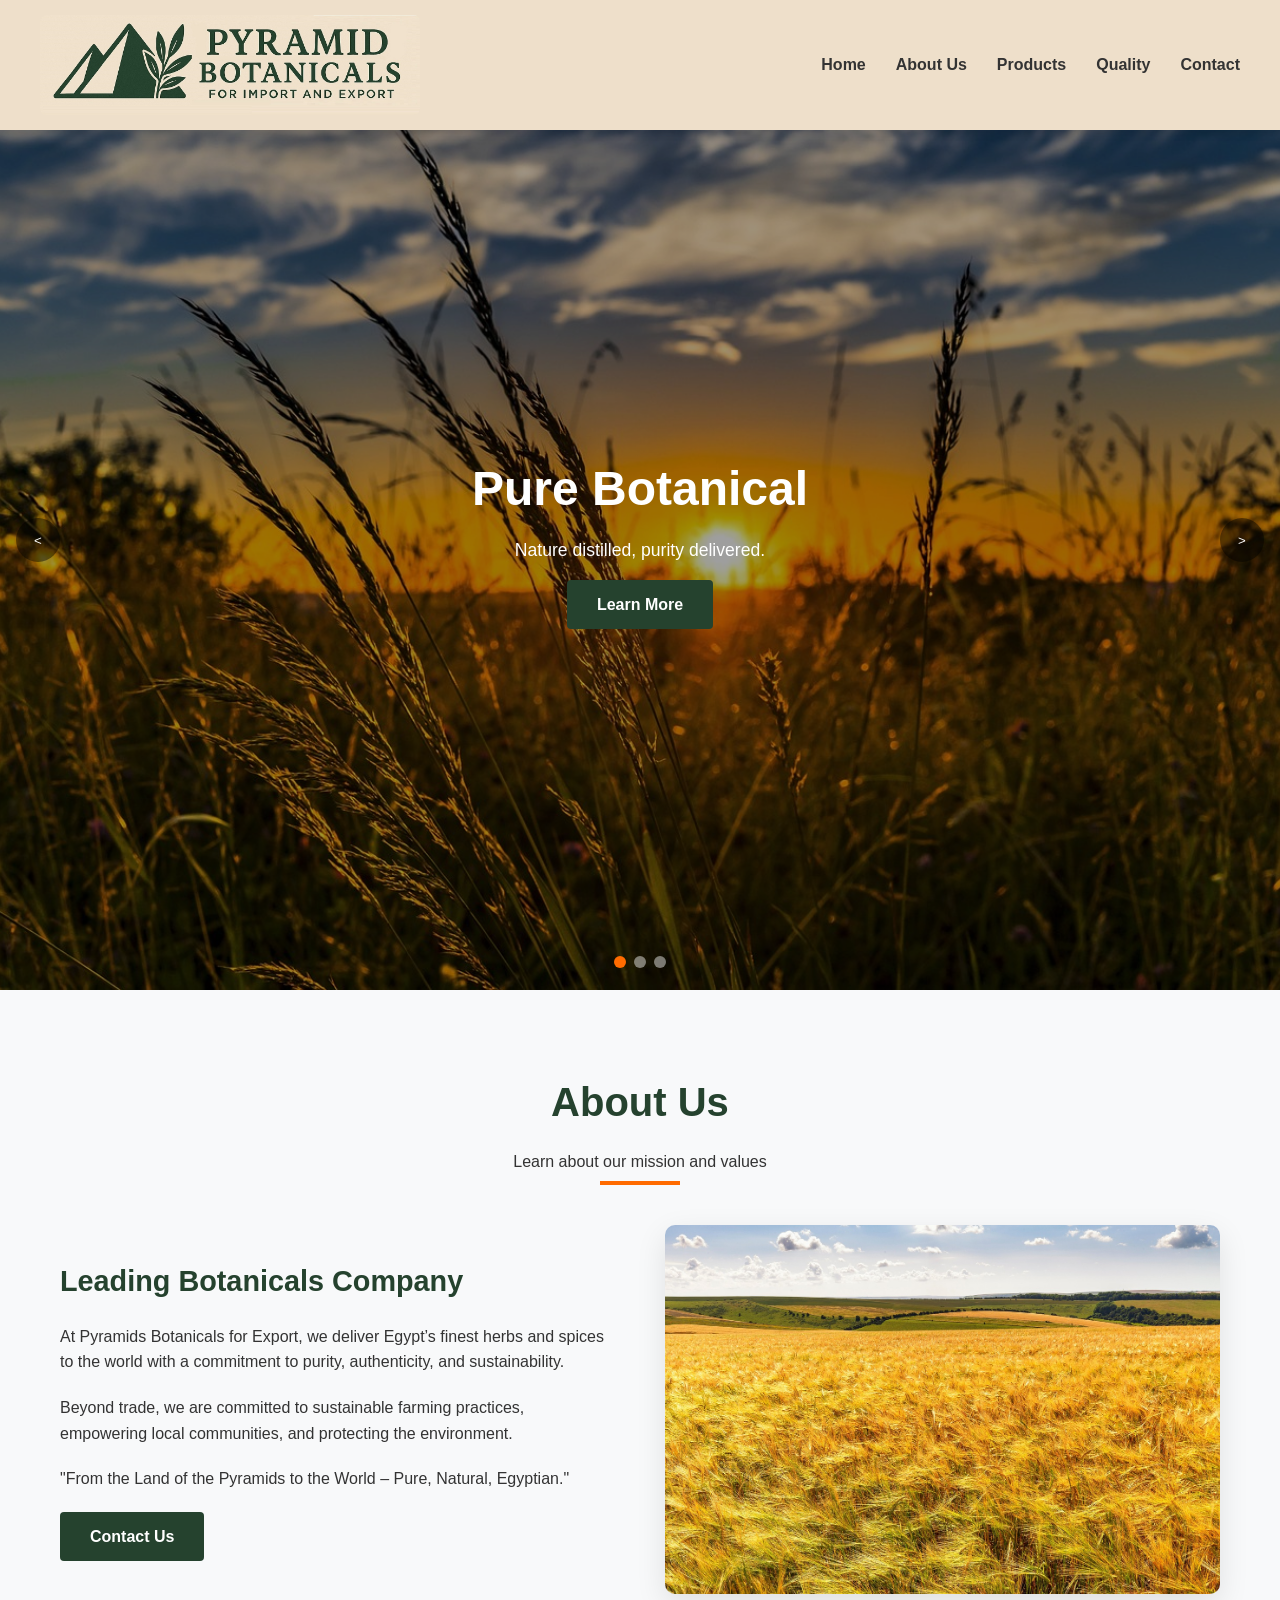
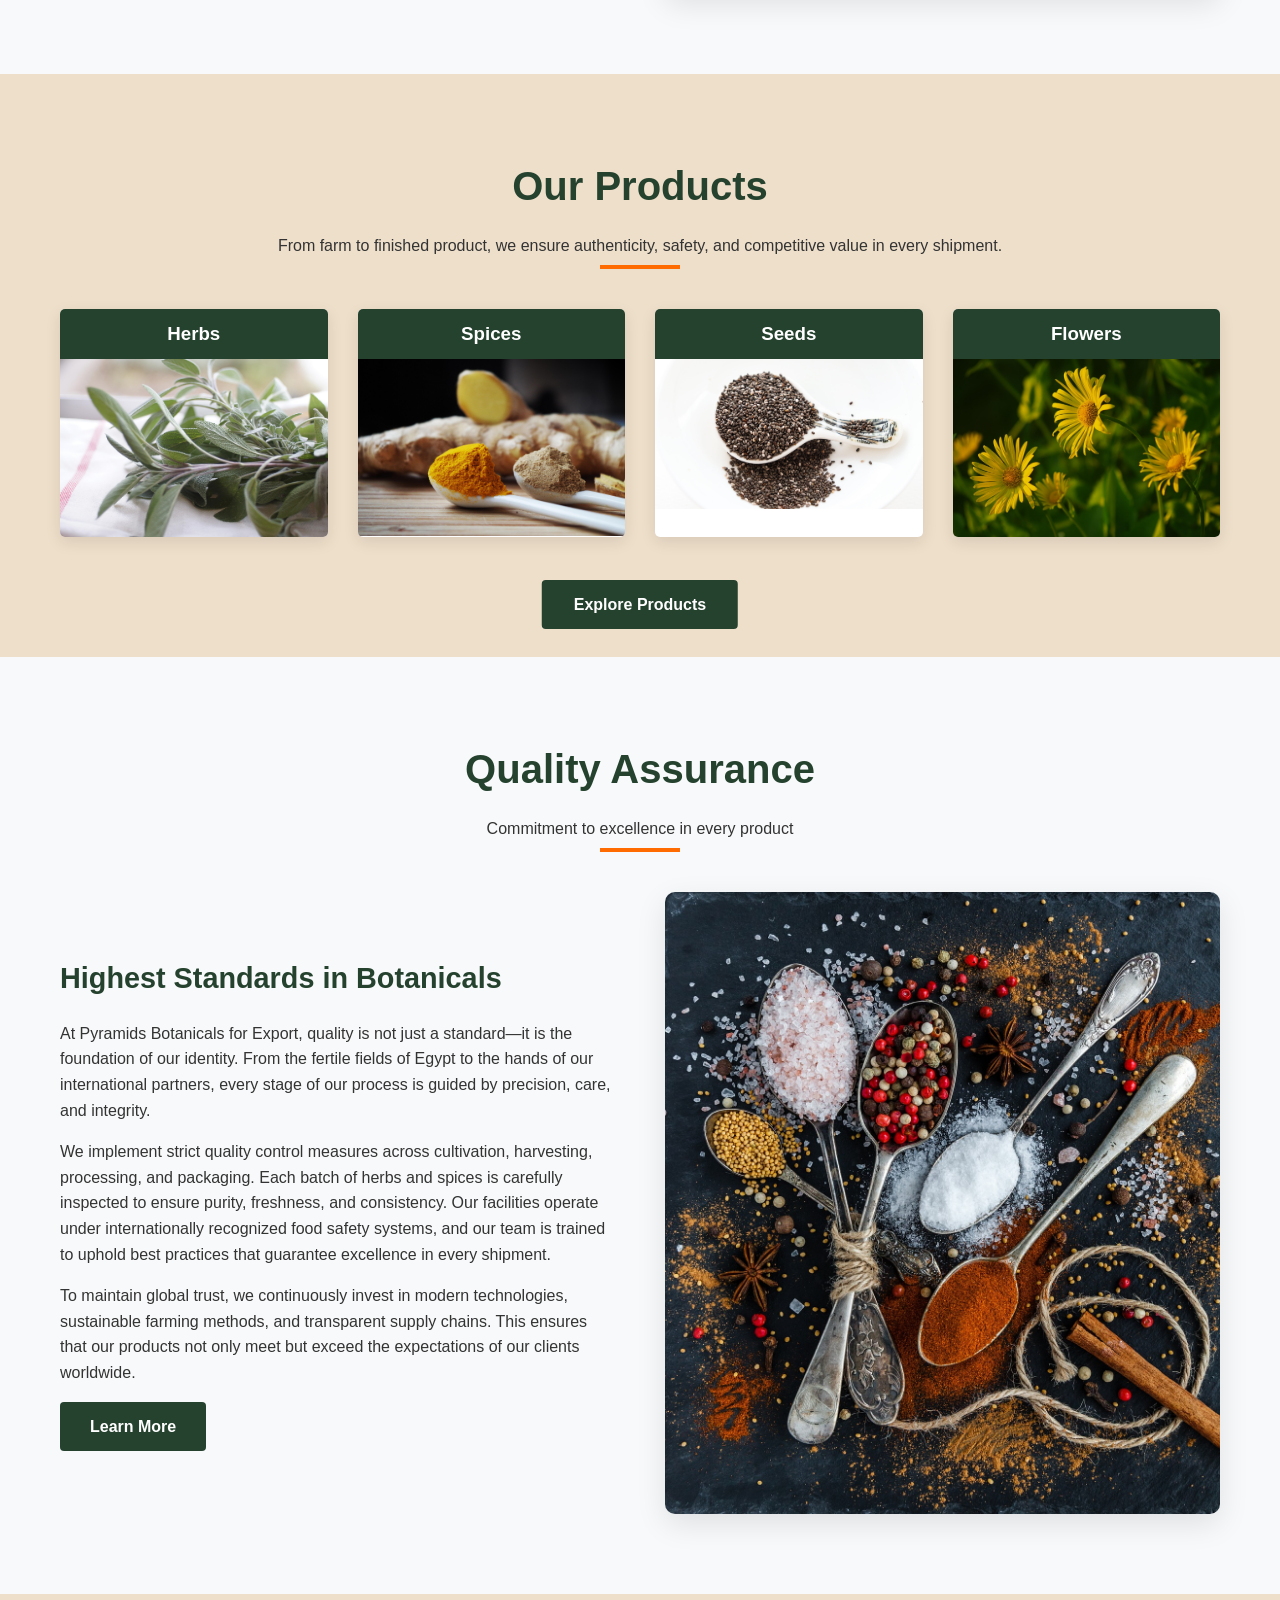
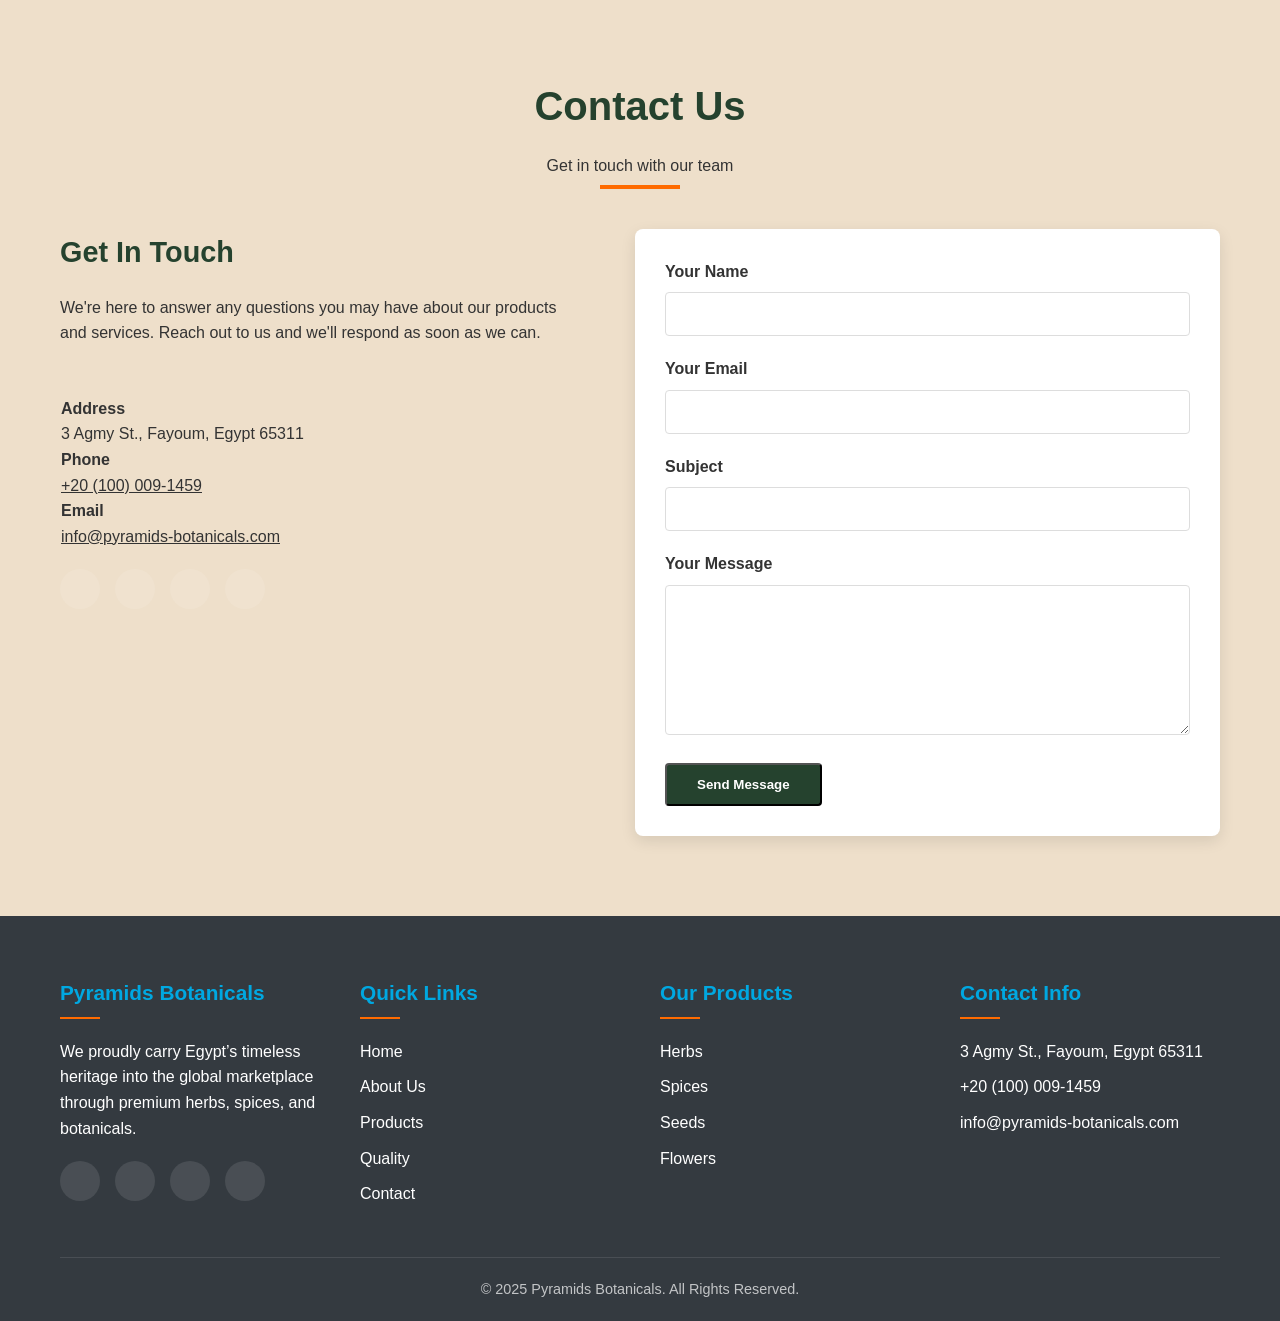
<file: pyramids/index.html>
<!DOCTYPE html>
<html lang="en">
<head>
    <meta charset="UTF-8">
    <meta name="viewport" content="width=device-width, initial-scale=1.0">
    <!-- <link rel="stylesheet" href="https://maxcdn.bootstrapcdn.com/bootstrap/3.4.1/css/bootstrap.min.css"> -->
    <!-- <script src="https://ajax.googleapis.com/ajax/libs/jquery/3.7.1/jquery.min.js"></script>
    <script src="https://maxcdn.bootstrapcdn.com/bootstrap/3.4.1/js/bootstrap.min.js"></script> -->
    <title>Pyramids Botanicals</title>
    <link rel="icon" type="img" href="assets/img/icon2.jpg">

    <link rel="stylesheet" href="assets/css/styles.css">
</head>
<body>
    <!-- Header -->
    <header>
        <div class="container header-container">
            <div class="logo">
                <a href="#home" class="logo-link" aria-label="Go to Home">
                    <img src="assets/img/cb952c1f-f1fa-4cdc-a2e5-53bdd07e0fcb.jpg" alt="Pyramids Botanicals" class="logo-img">
                </a>
            </div>
            
            <div class="mobile-toggle">
                <i class="fas fa-bars"></i>
            </div>
            
            <ul class="nav-menu">
                <li><a href="#home">Home</a></li>
                <li><a href="#about">About Us</a></li>
                <li><a href="#services">Products</a></li>
                <li><a href="#quality">Quality</a></li>
                <li><a href="#contact">Contact</a></li>
            </ul>
        </div>
    </header>

    <!-- Hero Section -->
    <section class="hero-slider" id="home" aria-label="Homepage slider">
        <div class="slides-wrapper">
            <div class="slide" style="background-image: url('assets/img/PremiumQuality&Purity.jpg');">
                <div class="container">
                    <div class="hero-content">
                        <h1>Pure Botanical</h1>
                        <p>Nature distilled, purity delivered.</p>
                        <a href="#about" class="btn">Learn More</a>
                    </div>
                </div>
            </div>

            <div class="slide" style="background-image: url('assets/img/Wellness&Sustainability.jpg');">
                <div class="container">
                    <div class="hero-content">
                        <h1>Wellness & Sustainability</h1>
                        <p>Ethical harvesting and traceable supply chains.</p>
                        <a href="#services" class="btn">Our Services</a>
                    </div>
                </div>
            </div>

            <div class="slide" style="background-image: url('assets/img/EssenceOfNature.jpg');">
                <div class="container">
                    <div class="hero-content">
                        <h1>Essence of Nature</h1>
                        <p>Timeless purity, inspired by the earth.</p>
                        <a href="#quality" class="btn">Learn More</a>
                    </div>
                </div>
            </div>
        </div>

        <button class="slider-control prev" aria-label="Previous slide">&lt;</button>
        <button class="slider-control next" aria-label="Next slide">&gt;</button>

        <div class="slider-indicators" role="tablist" aria-label="Slide indicators">
            <button class="indicator active" data-slide="0" aria-label="Show slide 1"></button>
            <button class="indicator" data-slide="1" aria-label="Show slide 2"></button>
            <button class="indicator" data-slide="2" aria-label="Show slide 3"></button>
        </div>
    </section>

    <!-- About Section -->
    <section class="section about" id="about">
        <div class="container">
            <div class="section-title">
                <h2>About Us</h2>
                <p>Learn about our mission and values</p>
            </div>
            
            <div class="about-content">
                <div class="about-text">
                    <h3>Leading Botanicals Company</h3>
                    <p>At Pyramids Botanicals for Export, we deliver Egypt’s finest herbs and spices to the world with a commitment to purity, authenticity, and sustainability.</p>
                    <p>Beyond trade, we are committed to sustainable farming practices, empowering local communities, and protecting the environment.</p>
                    <p>"From the Land of the Pyramids to the World – Pure, Natural, Egyptian."</p>
                    <a href="#contact" class="btn">Contact Us</a>
                </div>
                <div class="about-image">
                    <img src="assets/img/img1.jpg" alt="Pharmaceutical Laboratory">
                </div>
            </div>
        </div>
    </section>

    <!-- Products Section -->
    <section class="section services" id="services">
        <div class="container">
            <div class="section-title">
                <h2>Our Products</h2>
                <p>From farm to finished product, we ensure authenticity, safety, and competitive value in every shipment.</p>
            </div>
            
            <div class="services-grid">
                <div class="service-card">
                    <div class="service-icon">
                        <h3>Herbs</h3>
                        <i class="fas fa-pills"></i>
                    </div>
                    <div class="service-content">
                        <img src="assets/img/herbs.jpg">  
                    </div>
                </div>
                
                <div class="service-card">
                    <div class="service-icon">
                        <h3>Spices</h3>
                        <i class="fas fa-industry"></i>
                    </div>
                    <div class="service-content">
                        <img src="assets/img/spices.jpg">
                    </div>
                </div>
                
                <div class="service-card">
                    <div class="service-icon">
                        <h3>Seeds</h3>
                        <i class="fas fa-truck"></i>
                    </div>
                    <div class="service-content">
                    <img src="assets/img/seeds.jpg">    
                    </div>
                </div>
                
                <div class="service-card">
                    <div class="service-icon">
                        <h3>Flowers</h3>
                        <i class="fas fa-industry"></i>
                    </div>
                    <div class="service-content">
                        <img src="assets/img/flowers.jpg">
                    </div>
                </div>
            </div>
            <a href="products.html" class="btn explore-products" aria-label="Explore all products">Explore Products</a>
        </div>
    </section>

    <!-- Quality Section -->
    <section class="section quality" id="quality">
        <div class="container">
            <div class="section-title">
                <h2>Quality Assurance</h2>
                <p>Commitment to excellence in every product</p>
            </div>
            
            <div class="quality-content">
                <div class="quality-text">
                    <h3>Highest Standards in Botanicals</h3>
                    <p>At Pyramids Botanicals for Export, quality is not just a standard—it is the foundation of our identity. From the fertile fields of Egypt to the hands of our international partners, every stage of our process is guided by precision, care, and integrity.</p>
                    <p>We implement strict quality control measures across cultivation, harvesting, processing, and packaging. Each batch of herbs and spices is carefully inspected to ensure purity, freshness, and consistency. Our facilities operate under internationally recognized food safety systems, and our team is trained to uphold best practices that guarantee excellence in every shipment.</p>
                    <p>To maintain global trust, we continuously invest in modern technologies, sustainable farming methods, and transparent supply chains. This ensures that our products not only meet but exceed the expectations of our clients worldwide.</p>
                    <a href="#contact" class="btn">Learn More</a>
                </div>
                <div class="quality-image">
                    <img src="assets/img/quality.jpg" alt="Quality Control Laboratory">
                </div>
            </div>
        </div>
    </section>

    <!-- Contact Section -->
    <section class="section contact" id="contact">
        <div class="container">
            <div class="section-title">
                <h2>Contact Us</h2>
                <p>Get in touch with our team</p>
            </div>
            
            <div class="contact-container">
                <div class="contact-info">
                    <h3>Get In Touch</h3>
                    <p>We're here to answer any questions you may have about our products and services. Reach out to us and we'll respond as soon as we can.</p>
                    
                    <div class="contact-details">
                        <div class="contact-item">
                            <i class="fas fa-map-marker-alt"></i>
                            <div>
                                <h4>Address</h4>
                                <p>3 Agmy St., Fayoum, Egypt 65311</p>
                            </div>
                        </div>
                        
                        <div class="contact-item">
                            <i class="fas fa-phone"></i>
                            <div>
                                <h4>Phone</h4>
                                <a href="tel:+201000091459">+20 (100) 009-1459</a>
                                <!-- <p>+20 (100) 009-1459</p> -->
                            </div>
                        </div>
                        
                        <div class="contact-item">
                            <i class="fas fa-envelope"></i>
                            <div>
                                <h4>Email</h4>
                                <a href="mailto:info@pyramids-botanicals.com">info@pyramids-botanicals.com</a>
                                <!-- <p>info@pyramids-botanicals.com</p> -->
                            </div>
                        </div>
                    </div>
                    
                    <div class="social-links">
                        <a href="#"><i class="fab fa-facebook-f"></i></a>
                        <a href="#"><i class="fab fa-twitter"></i></a>
                        <a href="#"><i class="fab fa-linkedin-in"></i></a>
                        <a href="#"><i class="fab fa-instagram"></i></a>
                    </div>
                </div>
                
                <div class="contact-form">
                    <form>
                        <div class="form-group">
                            <label for="name">Your Name</label>
                            <input type="text" id="name" class="form-control" required>
                        </div>
                        
                        <div class="form-group">
                            <label for="email">Your Email</label>
                            <input type="email" id="email" class="form-control" required>
                        </div>
                        
                        <div class="form-group">
                            <label for="subject">Subject</label>
                            <input type="text" id="subject" class="form-control" required>
                        </div>
                        
                        <div class="form-group">
                            <label for="message">Your Message</label>
                            <textarea id="message" class="form-control" required></textarea>
                        </div>
                        
                        <button type="submit" class="btn">Send Message</button>
                    </form>
                </div>
            </div>
        </div>
    </section>

    <!-- Footer -->
    <footer>
        <div class="container">
            <div class="footer-content">
                <div class="footer-column">
                    <h3>Pyramids Botanicals</h3>
                    <p>We proudly carry Egypt’s timeless heritage into the global marketplace through premium herbs, spices, and botanicals.</p>
                    <div class="social-links">
                        <a href="#"><i class="fab fa-facebook-f"></i></a>
                        <a href="#"><i class="fab fa-twitter"></i></a>
                        <a href="#"><i class="fab fa-linkedin-in"></i></a>
                        <a href="#"><i class="fab fa-instagram"></i></a>
                    </div>
                </div>
                
                <div class="footer-column">
                    <h3>Quick Links</h3>
                    <ul class="footer-links">
                        <li><a href="#home">Home</a></li>
                        <li><a href="#about">About Us</a></li>
                        <li><a href="#services">Products</a></li>
                        <li><a href="#quality">Quality</a></li>
                        <li><a href="#contact">Contact</a></li>
                    </ul>
                </div>
                
                <div class="footer-column">
                    <h3>Our Products</h3>
                    <ul class="footer-links">
                        <li><a href="#">Herbs</a></li>
                        <li><a href="#">Spices</a></li>
                        <li><a href="#">Seeds</a></li>
                        <li><a href="#">Flowers</a></li>
                    </ul>
                </div>
                
                <div class="footer-column">
                    <h3>Contact Info</h3>
                    <ul class="footer-links">
                        <li><i class="fas fa-map-marker-alt"></i> 3 Agmy St., Fayoum, Egypt 65311</li>
                        <li><i class="fas fa-phone"></i> +20 (100) 009-1459</li>
                        <li><i class="fas fa-envelope"></i> info@pyramids-botanicals.com</li>
                    </ul>
                </div>
            </div>
            
            <div class="copyright">
                <p>&copy; 2025 Pyramids Botanicals. All Rights Reserved.</p>
            </div>
        </div>
    </footer>
    <script src="assets/js/script.js"></script>
</body>
</html>
</file>
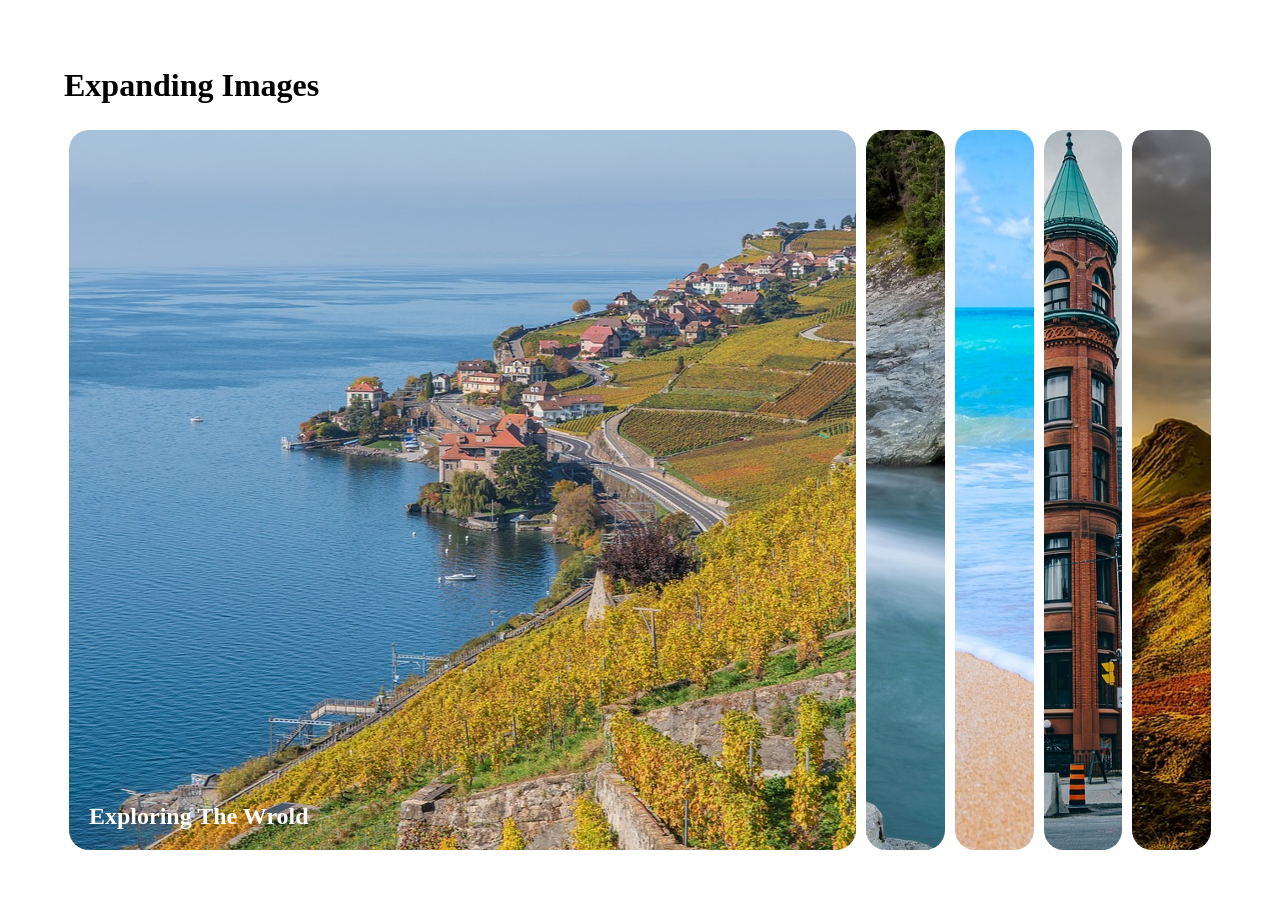
<file: web_design/index.html>
<!DOCTYPE html>
<html lang="en">
    <head>
        <meta charset="utf-8">
        <meta http-equiv="X-UA-Compatible" content="IE=edge">
        <meta name="viewport" content="width=device-width , initial-scale=1">
        <link rel="stylesheet" href="static/style.css">
        <title>Expanding Images</title>
    </head>
    <body>
        <header>
            <h1>Expanding Images</h1>
        <div class = "container">
            <div id="explor-world" class="panel active">
                <h3>Exploring The Wrold</h3>
            </div>
            <div id="wild-forest" class="panel">
                <h3>Wild Forest</h3>  
            </div>
            <div id="sunny-beach" class="panel">
                <h3>Sunny Beach</h3>
            </div>
            <div id="city-winter" class="panel">
                <h3>City on winter</h3>
            </div>
            <div id="mountains-clouds" class="panel">
                <h3>Mountains - Clouds</h3>
            </div>
        </div>
        
        <script src="static/script.js"></script>
    </body>
</html>
</file>
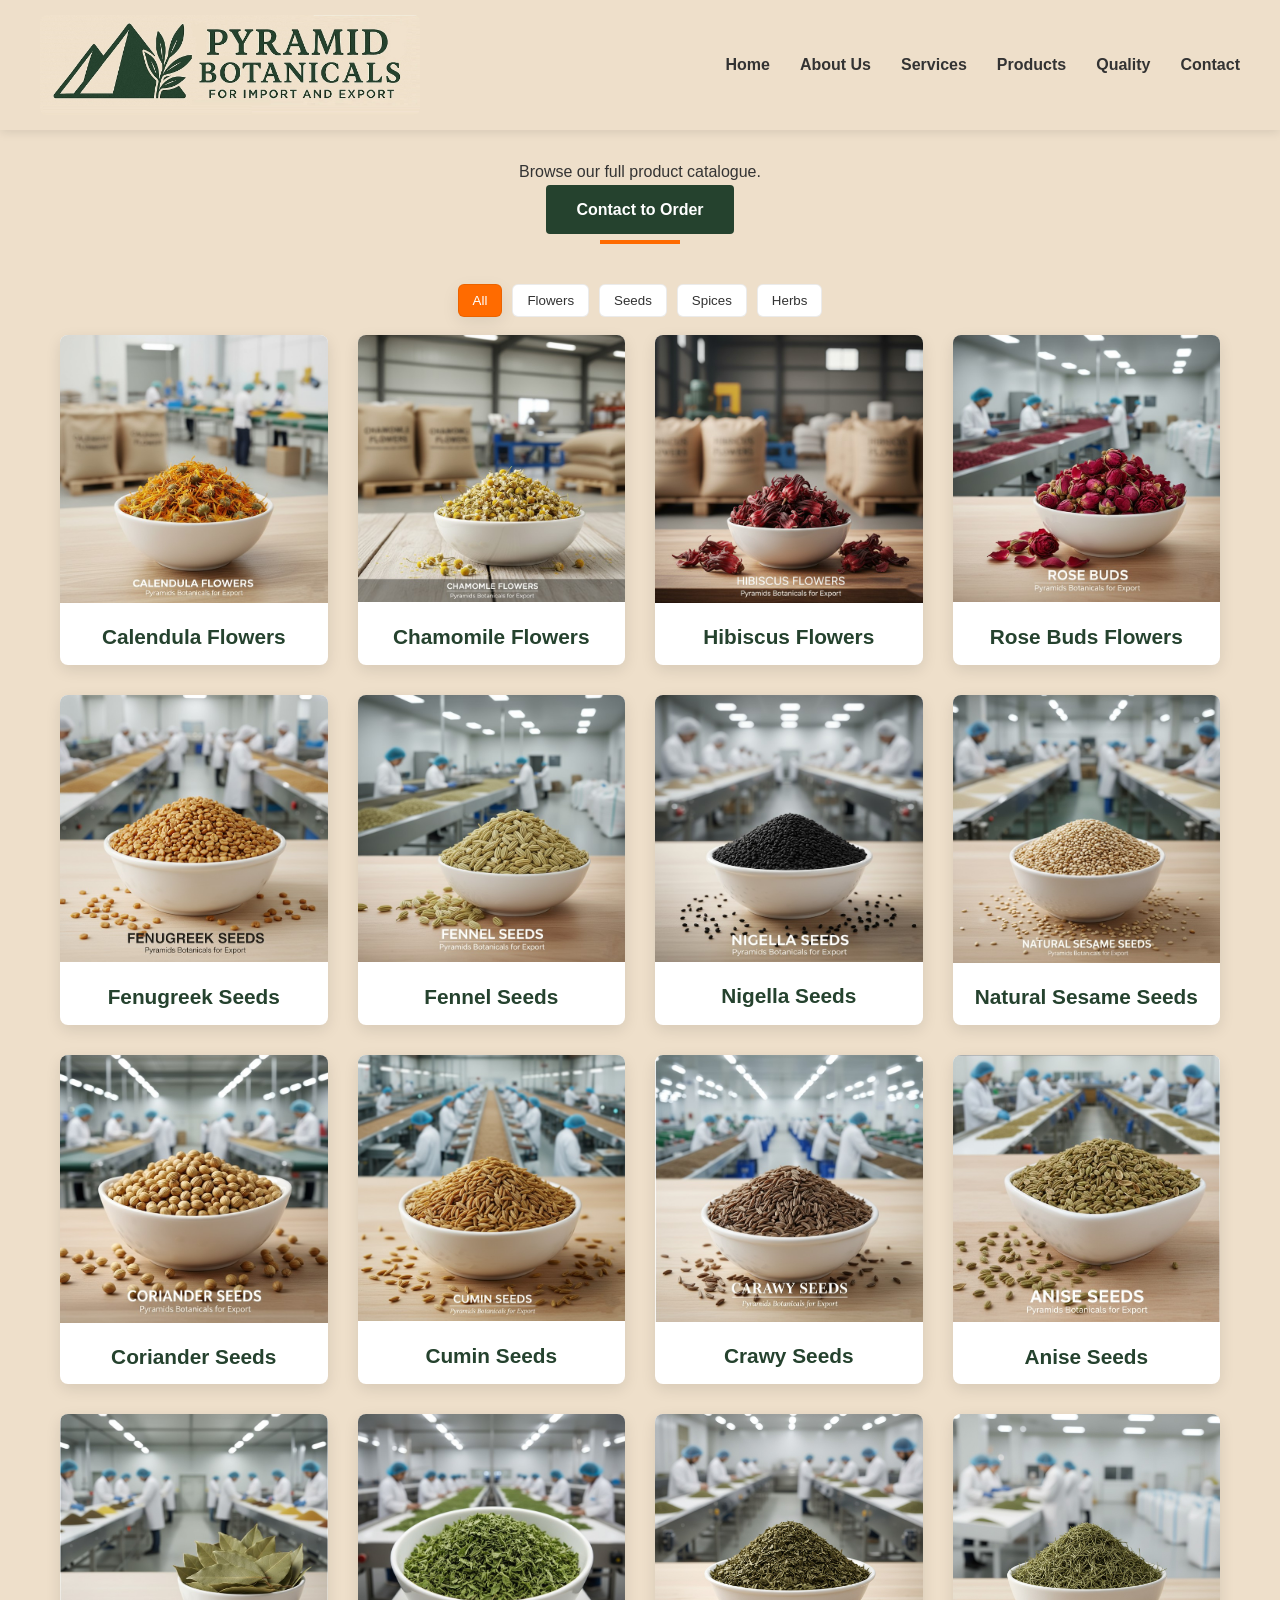
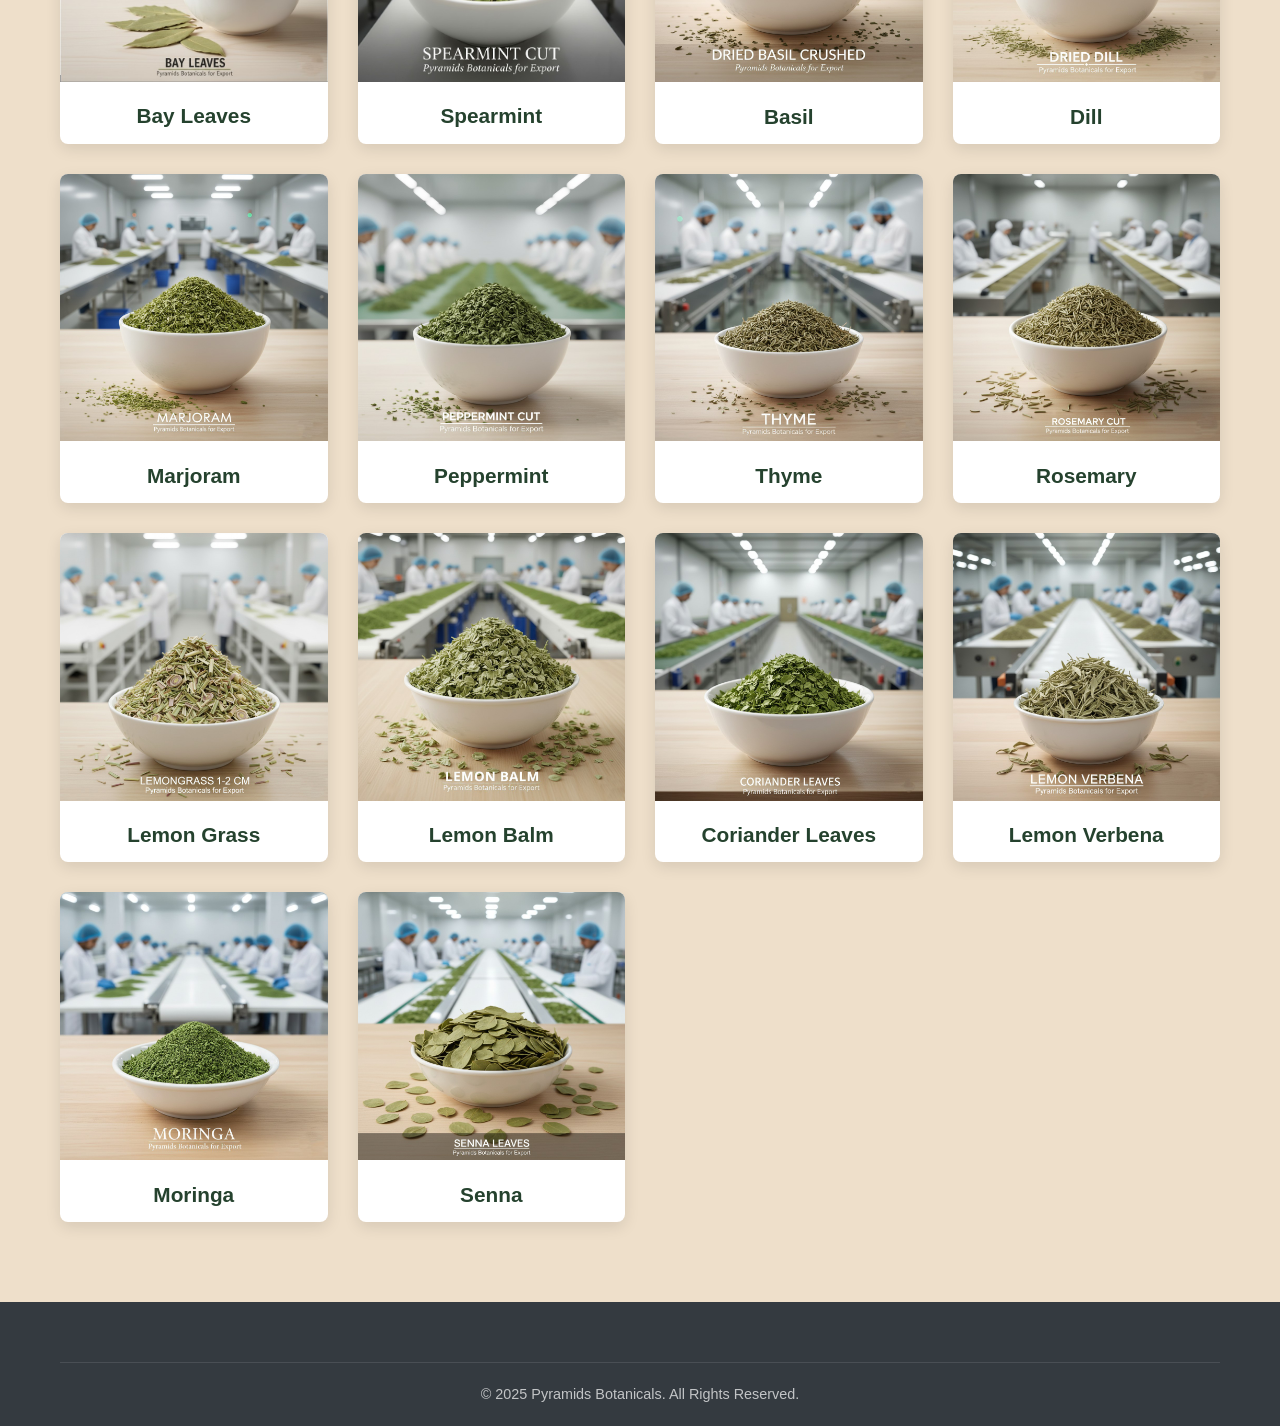
<file: pyramids/products.html>
<!DOCTYPE html>
<html lang="en">
<head>
    <meta charset="UTF-8" />
    <meta name="viewport" content="width=device-width, initial-scale=1.0"/>
    <title>Pyramids Botanicals — All Products</title>
    <link rel="icon" type="img" href="assets/img/icon2.jpg">
    <link rel="stylesheet" href="assets/css/styles.css">


</head>
<body>
    <header>
        <div class="container header-container">
            <div class="logo">
                <a href="index.html" class="logo-link" aria-label="Go to Home">
                    <img src="assets/img/cb952c1f-f1fa-4cdc-a2e5-53bdd07e0fcb.jpg" alt="Pyramids Botanicals" class="logo-img">
                </a>
            </div>
            <ul class="nav-menu">
                <li><a href="index.html#home">Home</a></li>
                <li><a href="index.html#about">About Us</a></li>
                <li><a href="index.html#services">Services</a></li>
                <li><a href="products.html">Products</a></li>
                <li><a href="index.html#quality">Quality</a></li>
                <li><a href="index.html#contact">Contact</a></li>
            </ul>
        </div>
    </header>

    <main>
        <section class="section products-page">
            <div class="container">
                <div class="section-title">
                    <h2>All Products</h2>
                    <p>Browse our full product catalogue.</p>
                    <a href="index.html#contact" class="btn">Contact to Order</a>
                </div>

                <!-- Category navigation -->
                <nav class="category-nav" aria-label="Product categories">
                    <button class="category-btn active" data-cat="all" aria-pressed="true">All</button>
                    <button class="category-btn" data-cat="Flowers" aria-pressed="false">Flowers</button>
                    <button class="category-btn" data-cat="Seeds" aria-pressed="false">Seeds</button>
                    <button class="category-btn" data-cat="Spices" aria-pressed="false">Spices</button>
                    <button class="category-btn" data-cat="Herbs" aria-pressed="false">Herbs</button>
                </nav>

                <div class="products-grid">
                    <!-- Flowers -->
                    <div class="product-card" data-category="Flowers">
                        <div class="product-image"><img src="assets/img/Calendula.jpg" alt="Flowers"></div>
                        <div class="product-content">
                            <h3>Calendula Flowers</h3>
                        </div>
                    </div>

                    <div class="product-card" data-category="Flowers">
                        <div class="product-image"><img src="assets/img/Charmonile.jpg" alt="Flowers"></div>
                        <div class="product-content">
                            <h3>Chamomile Flowers</h3>
                        </div>
                    </div>

                    <div class="product-card" data-category="Flowers">
                        <div class="product-image"><img src="assets/img/Hibiscus.jpg" alt="Flowers"></div>
                        <div class="product-content">
                            <h3>Hibiscus Flowers</h3>
                        </div>
                    </div>

                    <div class="product-card" data-category="Flowers">
                        <div class="product-image"><img src="assets/img/Rose-Buds.jpg" alt="Flowers"></div>
                        <div class="product-content">
                            <h3>Rose Buds Flowers</h3>
                        </div>
                    </div>

                    <!-- Seeds -->
                    <div class="product-card" data-category="Seeds">
                        <div class="product-image"><img src="assets/img/Fenugreek-seeds.jpg" alt="Seeds"></div>
                        <div class="product-content">
                            <h3>Fenugreek Seeds</h3>
                        </div>
                    </div>

                    <div class="product-card" data-category="Seeds">
                        <div class="product-image"><img src="assets/img/Fennel-Seeds.jpg" alt="Seeds"></div>
                        <div class="product-content">
                            <h3>Fennel Seeds</h3>
                        </div>
                    </div>

                    <div class="product-card" data-category="Seeds">
                        <div class="product-image"><img src="assets/img/Nigella-seeds.jpg" alt="Seeds"></div>
                        <div class="product-content">
                            <h3>Nigella Seeds</h3>
                        </div>
                    </div>

                    <div class="product-card" data-category="Seeds">
                        <div class="product-image"><img src="assets/img/Natural-Sesame-seeds.jpg" alt="Seeds"></div>
                        <div class="product-content">
                            <h3>Natural Sesame Seeds</h3>
                        </div>
                    </div>

                    

                    <!-- Spices -->
                    <div class="product-card" data-category="spices">
                        <div class="product-image"><img src="assets/img/Coriander-seeds.jpg" alt="Seeds"></div>
                        <div class="product-content">
                            <h3>Coriander Seeds</h3>
                        </div>
                    </div>

                    <div class="product-card" data-category="spices">
                        <div class="product-image"><img src="assets/img/Cumin-seeds.jpg" alt="Seeds"></div>
                        <div class="product-content">
                            <h3>Cumin Seeds</h3>
                        </div>
                    </div>

                    <div class="product-card" data-category="spices">
                        <div class="product-image"><img src="assets/img/Crawy-seeds.jpg" alt="Seeds"></div>
                        <div class="product-content">
                            <h3>Crawy Seeds</h3>
                        </div>
                    </div>

                    <div class="product-card" data-category="spices">
                        <div class="product-image"><img src="assets/img/Anise-seeds.jpg" alt="Seeds"></div>
                        <div class="product-content">
                            <h3>Anise Seeds</h3>
                        </div>
                    </div>

                    <div class="product-card" data-category="spices">
                        <div class="product-image"><img src="assets/img/Bay-Leaves.jpg" alt="Seeds"></div>
                        <div class="product-content">
                            <h3>Bay Leaves</h3>
                        </div>
                    </div>

                    <!-- Herbs -->

                    <div class="product-card" data-category="herbs">
                        <div class="product-image"><img src="assets/img/Spearmint-cut.jpg" alt="Seeds"></div>
                        <div class="product-content">
                            <h3>Spearmint</h3>
                        </div>
                    </div>

                    <div class="product-card" data-category="herbs">
                        <div class="product-image"><img src="assets/img/Basil.jpg" alt="Seeds"></div>
                        <div class="product-content">
                            <h3>Basil</h3>
                        </div>
                    </div>

                    <div class="product-card" data-category="herbs">
                        <div class="product-image"><img src="assets/img/Dill.jpg" alt="Seeds"></div>
                        <div class="product-content">
                            <h3>Dill</h3>
                        </div>
                    </div>

                    <div class="product-card" data-category="herbs">
                        <div class="product-image"><img src="assets/img/Marjoram.jpg" alt="Seeds"></div>
                        <div class="product-content">
                            <h3>Marjoram</h3>
                        </div>
                    </div>

                    <div class="product-card" data-category="herbs">
                        <div class="product-image"><img src="assets/img/Peppermint.jpg" alt="Seeds"></div>
                        <div class="product-content">
                            <h3>Peppermint</h3>
                        </div>
                    </div>

                    <div class="product-card" data-category="herbs">
                        <div class="product-image"><img src="assets/img/Thyme.jpg" alt="Seeds"></div>
                        <div class="product-content">
                            <h3>Thyme</h3>
                        </div>
                    </div>

                    <div class="product-card" data-category="herbs">
                        <div class="product-image"><img src="assets/img/Rosemary.jpg" alt="Seeds"></div>
                        <div class="product-content">
                            <h3>Rosemary</h3>
                        </div>
                    </div>

                    <div class="product-card" data-category="herbs">
                        <div class="product-image"><img src="assets/img/LemonGreass.jpg" alt="Seeds"></div>
                        <div class="product-content">
                            <h3>Lemon Grass</h3>
                        </div>
                    </div>

                    <div class="product-card" data-category="herbs">
                        <div class="product-image"><img src="assets/img/Lemon-Balm.jpg" alt="Seeds"></div>
                        <div class="product-content">
                            <h3>Lemon Balm</h3>
                        </div>
                    </div>

                    <div class="product-card" data-category="herbs">
                        <div class="product-image"><img src="assets/img/Coriander-leaves.jpg" alt="Seeds"></div>
                        <div class="product-content">
                            <h3>Coriander Leaves</h3>
                        </div>
                    </div>

                    <div class="product-card" data-category="herbs">
                        <div class="product-image"><img src="assets/img/Lemon-Verbena.jpg" alt="Seeds"></div>
                        <div class="product-content">
                            <h3>Lemon Verbena</h3>
                        </div>
                    </div>

                    <div class="product-card" data-category="herbs">
                        <div class="product-image"><img src="assets/img/Moringa.jpg" alt="Seeds"></div>
                        <div class="product-content">
                            <h3>Moringa</h3>
                        </div>
                    </div>

                    <div class="product-card" data-category="herbs">
                        <div class="product-image"><img src="assets/img/Senna-Leaves.jpg" alt="Seeds"></div>
                        <div class="product-content">
                            <h3>Senna</h3>
                        </div>
                    </div>

                    <!-- add more product-card blocks here as needed -->
                </div>
            </div>
        </section>
    </main>

    <footer>
        <div class="container">
            <div class="copyright">
                <p>&copy; 2025 Pyramids Botanicals. All Rights Reserved.</p>
            </div>
        </div>
    </footer>
    <script src="assets/js/script.js"></script>
</body>
</html>
</file>
<file: pyramids/assets/css/styles.css>
/* Base Styles */
        :root {
            /* --primary: #0056a6; */
            --primary: #25422E;
            --secondary: #00a8e1;
            --accent: #ff6b00;
            --light: #f8f9fa;
            --dark: #343a40;
            --text: #333333;
            --white: #ffffff;
            --background: #EEDFCA;
        }
        
        * {
            margin: 0;
            padding: 0;
            box-sizing: border-box;
            font-family: 'Segoe UI', Tahoma, Geneva, Verdana, sans-serif;
        }
        
        body {
            color: var(--text);
            line-height: 1.6;
            overflow-x: hidden;
            background-color: var(--background);
        }
        
        a {
            text-decoration: none;
            color: inherit;
        }
        
        ul {
            list-style: none;
        }
        
        .container {
            width: 100%;
            max-width: 1200px;
            margin: 0 auto;
            padding: 0 20px;
        }
        
        .btn {
            display: inline-block;
            padding: 12px 30px;
            background: var(--primary);
            color: var(--white);
            border-radius: 4px;
            font-weight: 600;
            transition: all 0.3s ease;
        }
        
        .btn:hover {
            background: var(--accent);
            transform: translateY(-3px);
            box-shadow: 0 5px 15px rgba(0, 0, 0, 0.1);
        }
        
        .section {
            padding: 80px 0;
        }
        
        .section-title {
            text-align: center;
            margin-bottom: 50px;
            position: relative;
        }
        
        .section-title h2 {
            font-size: 2.5rem;
            color: var(--primary);
            margin-bottom: 15px;
        }
        
        .section-title::after {
            content: '';
            position: absolute;
            width: 80px;
            height: 4px;
            background: var(--accent);
            bottom: -10px;
            left: 50%;
            transform: translateX(-50%);
        }
        
        /* Header Styles */
        header {
            /* background: var(--white); */
            background: var(--background);
            box-shadow: 0 2px 10px rgba(0, 0, 0, 0.1);
            position: fixed;
            width: 100%;
            top: 0;
            z-index: 1000;
        }
        
        .header-container {
            display: flex;
            justify-content: space-between;
            align-items: center;
            padding: 15px 0;
        }
        
        .logo {
            display: flex;
            align-items: center;
        }
        
        .logo img {
            width: 380px;
            height: 100px;
            border-radius: 6px; /* optional */
            object-fit: cover;
            display: block;
        }
        
        .logo-text {
            margin-left: 10px;
        }
        
        .logo-text h1 {
            font-size: 1.8rem;
            color: var(--primary);
        }
        
        .logo-text p {
            font-size: 0.9rem;
            color: var(--secondary);
        }
        
        .nav-menu {
            display: flex;
        }
        
        .nav-menu li {
            margin-left: 30px;
            position: relative;
        }
        
        .nav-menu a {
            font-weight: 600;
            font-size: 1rem;
            padding: 5px 0;
            transition: color 0.3s ease;
        }
        
        .nav-menu a:hover {
            color: var(--accent);
        }
        
        .nav-menu a::after {
            content: '';
            position: absolute;
            width: 0;
            height: 2px;
            background: var(--accent);
            bottom: 0;
            left: 0;
            transition: width 0.3s ease;
        }
        
        .nav-menu a:hover::after {
            width: 100%;
        }
        
        .mobile-toggle {
            display: none;
            font-size: 1.5rem;
            cursor: pointer;
        }
        
        /* Hero Section */
        /* .hero {
            background: linear-gradient(rgba(0, 86, 166, 0.8), rgba(0, 168, 225, 0.8)), url('https://images.unsplash.com/photo-1585435557343-3b092031d5ad?ixlib=rb-1.2.1&auto=format&fit=crop&w=1350&q=80');
            background-size: cover;
            background-position: center;
            height: 100vh;
            display: flex;
            align-items: center;
            color: var(--white);
            text-align: center;
            margin-top: 90px;
        } */
        
        .hero {
    /* use a remote image or a local path (example below uses the same Unsplash URL) */
    background-image: url('../img/img2.jpg');
    background-size: cover;
    background-position: center;
    background-repeat: no-repeat;

    height: 100vh;
    display: flex;
    align-items: center;
    color: var(--white);
    text-align: center;
    margin-top: 90px;
    position: relative; /* needed if using the overlay pseudo-element below */
        }

        .hero-content {
            max-width: 800px;
            margin: 0 auto;
        }
        
        .hero h1 {
            font-size: 3.5rem;
            margin-bottom: 20px;
            text-shadow: 2px 2px 5px rgba(0, 0, 0, 0.3);
        }
        
        .hero p {
            font-size: 1.2rem;
            margin-bottom: 30px;
        }

        .hero-slider {
    position: relative;
    height: 100vh;
    margin-top: 90px;
    overflow: hidden;
    display: flex;
    align-items: center;
}

.slides-wrapper {
    position: absolute;
    inset: 0;
}

.slide {
    position: absolute;
    inset: 0;
    background-size: cover;
    background-position: center;
    background-repeat: no-repeat;
    opacity: 0;
    transform: scale(1.02);
    transition: opacity 600ms ease, transform 600ms ease;
    display: flex;
    align-items: center;
}

.slide.active {
    opacity: 1;
    transform: scale(1);
    z-index: 1;
}

/* optional tint overlay for readability */
.slide::before {
    content: "";
    position: absolute;
    inset: 0;
    background: rgba(0, 0, 0, 0.38);
    z-index: 0;
}

.hero-content {
    position: relative;
    z-index: 2;
    color: var(--white);
    text-align: center;
    padding: 40px 0;
}

.hero-content h1 {
    font-size: 2.2rem;
    margin-bottom: 0.5rem;
}

.hero-content p {
    font-size: 1.05rem;
    margin-bottom: 1rem;
}

/* controls */
.slider-control {
    position: absolute;
    top: 50%;
    transform: translateY(-50%);
    background: rgba(0,0,0,0.45);
    color: #fff;
    border: 0;
    width: 44px;
    height: 44px;
    border-radius: 50%;
    cursor: pointer;
    z-index: 3;
    display: flex;
    align-items: center;
    justify-content: center;
}

.slider-control.prev { left: 16px; }
.slider-control.next { right: 16px; }

.slider-control:focus { outline: 2px solid var(--accent); }

/* indicators */
.slider-indicators {
    position: absolute;
    left: 50%;
    transform: translateX(-50%);
    bottom: 22px;
    display: flex;
    gap: 8px;
    z-index: 3;
}

.indicator {
    width: 12px;
    height: 12px;
    border-radius: 50%;
    border: 0;
    background: rgba(255,255,255,0.45);
    cursor: pointer;
    transition: background 200ms;
}

.indicator.active,
.indicator:hover {
    background: var(--accent);
}

/* responsive tweaks */
@media (min-width: 768px) {
    .hero-content h1 { font-size: 3rem; }
    .hero-content p { font-size: 1.1rem; max-width: 700px; margin-left: auto; margin-right: auto; }
}
        
        /* About Section */
        .about {
            background: var(--light);
        }
        
        .about-content {
            display: flex;
            align-items: center;
            gap: 50px;
        }
        
        .about-image {
            flex: 1;
            border-radius: 10px;
            overflow: hidden;
            box-shadow: 0 10px 30px rgba(0, 0, 0, 0.1);
        }
        
        .about-image img {
            width: 100%;
            height: auto;
            display: block;
            transition: transform 0.5s ease;
        }
        
        .about-image:hover img {
            transform: scale(1.05);
        }
        
        .about-text {
            flex: 1;
        }
        
        .about-text h3 {
            font-size: 1.8rem;
            color: var(--primary);
            margin-bottom: 20px;
        }
        
        .about-text p {
            margin-bottom: 20px;
        }
        
        /* Services Section */
        .services-grid {
            display: grid;
            grid-template-columns: repeat(auto-fit, minmax(200px, 1fr));
            gap: 30px;
        }
        
        .service-card {
            background: var(--white);
            border-radius: 5px;
            overflow: hidden;
            box-shadow: 0 5px 15px rgba(0, 0, 0, 0.1);
            transition: transform 0.3s ease, box-shadow 0.3s ease;
        }
        
        .service-card:hover {
            transform: translateY(-10px);
            box-shadow: 0 15px 30px rgba(0, 0, 0, 0.15);
        }
        
        .service-icon {
            background: var(--primary);
            color: var(--white);
            height: 50px;
            display: flex;
            align-items: center;
            justify-content: center;
            
        }
        
        .service-icon i {
            font-size: 2.5rem;
            color: var(--white);
        }
        
        .service-content {
            padding: 0px;
            flex: 1 1 auto;
        }
        
        .service-content h3 {
            font-size: 1.5rem;
            color: var(--primary);
            margin-bottom: 15px;
        }

        .service-content img,
        .service-icon img {
            width: 100%;
            height: 100%;
            object-fit: cover;   /* crop to fill while preserving aspect ratio */
            display: block;
            border-radius: 0px;
        }

        .section.services {
            position: relative;              /* container for absolutely positioned button */
            padding-bottom: 120px;           /* room for the button (adjust as needed) */
        }

        .section.services .explore-products {
            position: absolute;
            left: 50%;
            transform: translateX(-50%);
            bottom: 28px;                    /* distance from bottom of section */
            z-index: 10;
            display: inline-block;
            padding: 12px 32px;
        }

        /* responsive tweaks */
        @media (max-width: 768px) {
            .section.services {
                padding-bottom: 140px;
            }
            .section.services .explore-products {
                bottom: 18px;
                padding: 10px 22px;
            }
        }
        
        /* Products Section */
        .products {
            background: var(--light);
        }
        
        .products-grid {
            display: grid;
            grid-template-columns: repeat(auto-fit, minmax(250px, 1fr));
            gap: 30px;
        }
        
        .product-card {
            background: var(--white);
            border-radius: 8px;
            overflow: hidden;
            box-shadow: 0 5px 15px rgba(0, 0, 0, 0.1);
            transition: transform 0.3s ease;
        }
        
        .product-card:hover {
            transform: translateY(-5px);
        }
        
        .product-image {
            width: 100%;
            height: auto;
            flex: 0 0 auto;
            /* object-fit: contain; */
            /* overflow: hidden; */
        }
        
        .product-image img {
            width: 100%;
            height: auto;
            object-fit: contain;
            transition: transform 0.5s ease;
        }
        
        .product-card:hover .product-image img {
            transform: scale(1.1);
        }
        
        .product-content {
            padding: 10px 12px;
            text-align: center;
        }
        
        .product-content h3 {
            font-size: 1.3rem;
            color: var(--primary);
            margin-bottom: 1px;
        }
        
        /* Quality Section */
        .quality{
            background: var(--light);
        }
        .quality-content {
            display: flex;
            align-items: center;
            gap: 50px;
        }
        
        .quality-text {
            flex: 1;
        }
        
        .quality-text h3 {
            font-size: 1.8rem;
            color: var(--primary);
            margin-bottom: 20px;
        }
        
        .quality-image {
            flex: 1;
            border-radius: 10px;
            overflow: hidden;
            box-shadow: 0 10px 30px rgba(0, 0, 0, 0.1);
        }
        
        .quality-image img {
            width: 100%;
            height: auto;
            display: block;
        }
        
        .quality-text p{
            padding-bottom: 1rem;
        }

        /* Contact Section */
        .contact {
            background: var(--background);
        }
        
        .contact-container {
            display: flex;
            gap: 50px;
        }
        
        .contact-info {
            flex: 1;
        }
        
        .contact-info h3 {
            font-size: 1.8rem;
            color: var(--primary);
            margin-bottom: 20px;
        }
        
        .contact-info p{
            margin-bottom: 50px;
        }

        
        .contact-item {
            display: flex;
            align-items: flex-start;
            
        }
        
        .contact-item p{
            margin-bottom: 0%;
        }

        .contact-item i {
            color: var(--primary);
            margin-right: 1px;
            font-size: 1.2rem;
            margin-top: 5px;
        }
        
        .contact-form {
            flex: 1;
            background: var(--white);
            padding: 30px;
            border-radius: 8px;
            box-shadow: 0 5px 15px rgba(0, 0, 0, 0.1);
        }
        
        .contact-item a{
            text-decoration: underline;
            color: var(--text);
            transition: color 0.3s ease;
        }

        .contact-item a:hover{
            color: var(--accent);
        }

        .form-group {
            margin-bottom: 20px;
        }
        
        .form-group label {
            display: block;
            margin-bottom: 8px;
            font-weight: 600;
        }
        
        .form-control {
            width: 100%;
            padding: 12px 15px;
            border: 1px solid #ddd;
            border-radius: 4px;
            font-size: 1rem;
            transition: border 0.3s ease;
        }
        
        .form-control:focus {
            border-color: var(--primary);
            outline: none;
        }
        
        textarea.form-control {
            min-height: 150px;
            resize: vertical;
        }
        
        /* Footer */
        footer {
            background: var(--dark);
            color: var(--white);
            padding: 60px 0 20px;
        }
        
        .footer-content {
            display: grid;
            grid-template-columns: repeat(auto-fit, minmax(200px, 1fr));
            gap: 40px;
            margin-bottom: 40px;
        }
        
        .footer-column h3 {
            font-size: 1.3rem;
            margin-bottom: 20px;
            color: var(--secondary);
            position: relative;
            padding-bottom: 10px;
        }
        
        .footer-column h3::after {
            content: '';
            position: absolute;
            width: 40px;
            height: 2px;
            background: var(--accent);
            bottom: 0;
            left: 0;
        }
        
        .footer-links li {
            margin-bottom: 10px;
        }
        
        .footer-links a {
            transition: color 0.3s ease;
        }
        
        .footer-links a:hover {
            color: var(--secondary);
        }
        
        .social-links {
            display: flex;
            gap: 15px;
            margin-top: 20px;
        }
        
        .social-links a {
            display: flex;
            align-items: center;
            justify-content: center;
            width: 40px;
            height: 40px;
            background: rgba(255, 255, 255, 0.1);
            border-radius: 50%;
            transition: all 0.3s ease;
        }
        
        .social-links a:hover {
            background: var(--secondary);
            transform: translateY(-3px);
        }
        
        .copyright {
            text-align: center;
            padding-top: 20px;
            border-top: 1px solid rgba(255, 255, 255, 0.1);
            font-size: 0.9rem;
            color: rgba(255, 255, 255, 0.7);
        }

        .category-nav {
            display:flex;
            gap:10px;
            justify-content:center;
            flex-wrap:wrap;
            margin: 18px 0;
        }
        .category-btn {
            background: var(--white);
            border: 1px solid rgba(0,0,0,0.08);
            padding: 8px 14px;
            border-radius: 6px;
            cursor: pointer;
            color: var(--text);
        }
        .category-btn.active {
            background: var(--accent);
            color: #fff;
            box-shadow: 0 6px 18px rgba(0,0,0,0.08);
        }
        .product-card.hidden { display: none; }
        
        /* Responsive Styles */
        @media (max-width: 992px) {
            .about-content, .quality-content {
                flex-direction: column;
            }
            
            .about-image, .quality-image {
                order: -1;
            }
            
            .contact-container {
                flex-direction: column;
            }
        }
        
        @media (max-width: 768px) {
            .nav-menu {
                position: fixed;
                top: 90px;
                left: -100%;
                width: 80%;
                height: calc(100vh - 90px);
                background: var(--white);
                flex-direction: column;
                align-items: center;
                padding-top: 50px;
                transition: left 0.3s ease;
                box-shadow: 5px 0 15px rgba(0, 0, 0, 0.1);
            }
            
            .nav-menu.active {
                left: 0;
            }
            
            .nav-menu li {
                margin: 15px 0;
            }
            
            .mobile-toggle {
                display: block;
            }
            
            .hero h1 {
                font-size: 2.5rem;
            }
            
            .section-title h2 {
                font-size: 2rem;
            }
        }
        
        @media (max-width: 576px) {
            .hero h1 {
                font-size: 2rem;
            }
            
            .hero p {
                font-size: 1rem;
            }
            
            .section {
                padding: 60px 0;
            }
        }
</file>
<file: web_design/static/style.css>
*{
    box-sizing: border-box;
}

body{
    display: flex;
    /* flex-direction: column; */
    align-items: center;
    height: 100vh;
    justify-content: center;
    margin: 0;
    overflow: hidden;
    
}

.container{
    display: flex;
    align-items: center;
    justify-content: center;
    width: 90vw;
}

#explor-world{
    background-image: url(./explore-the-world.jpg);
}
#wild-forest{
    background-image: url(./wiled-forest.jpg);
}
#sunny-beach{
    background-image: url(./sunny-beach.jpg);
}
#city-winter{
    background-image: url(./city-winter.jpg);
}
#mountains-clouds{
    background-image: url(./mountain-clouds.jpg);    
}

.panel{
    background-size: cover;
    background-repeat: no-repeat;    
    background-position: center;
    height: 80vh;
    border-radius: 20px;
    cursor: pointer;
    color: #ffffff;
    flex: 0.5;
    margin: 5px;
    position: relative;
    transition: flex 700ms ease-in;
    /* -webkit-transition: all 700ms ease-in; */
}

.panel h3{
    font-size: 24px;
    position: absolute;
    bottom: 20px;
    left: 20px;
    margin: 0;
    opacity: 0;
} 

.panel.active{
    flex: 5;
}

.panel.active h3{
    opacity: 1;
    transition: opacity 0.3s ease-in 0.4s;
}

@media(max-width: 480px){
    .container{
        width: 100vw;
    }

    .panel:nth-of-type(4),.panel:nth-of-type(5){
        display: none;
    }
}
</file>
